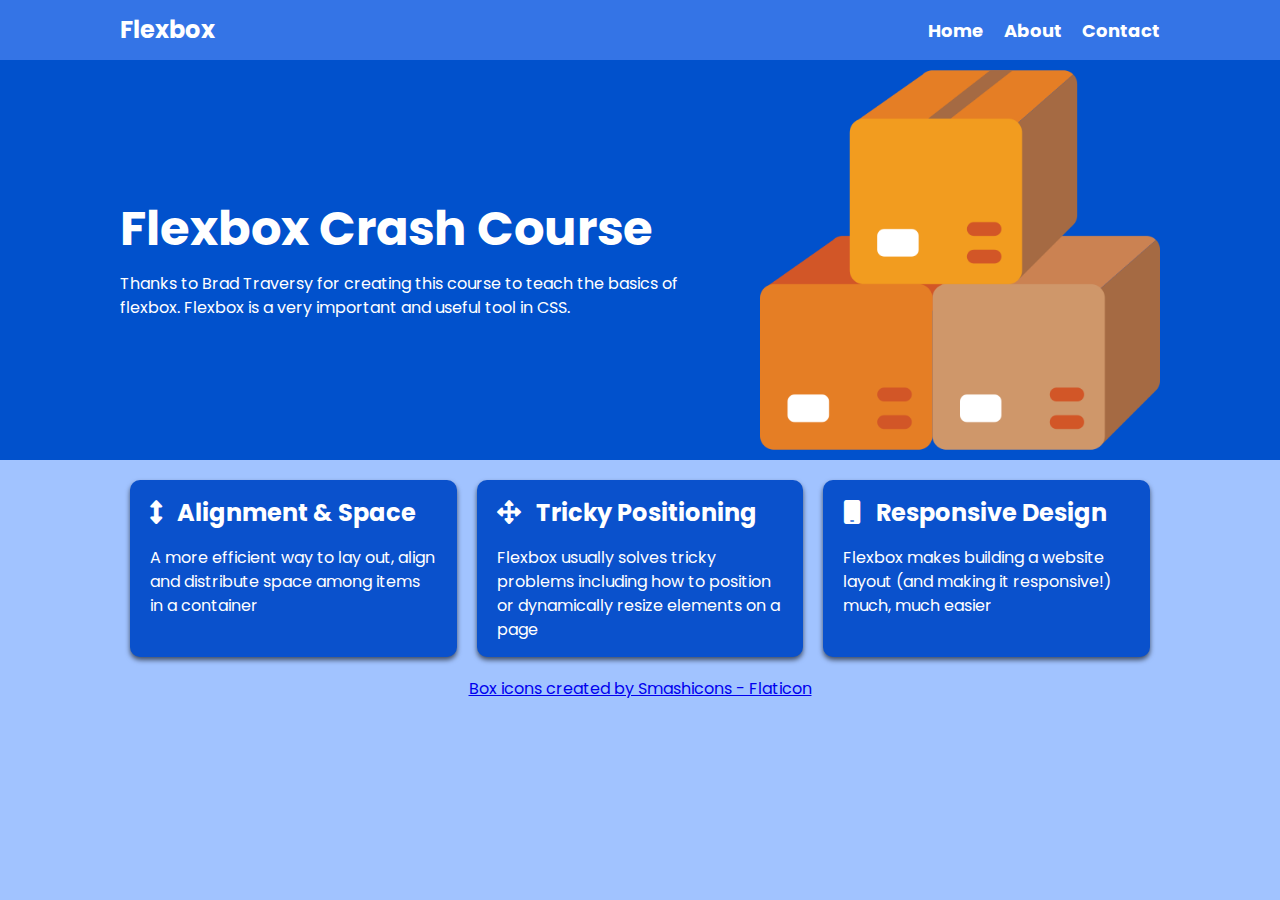
<file: 01-flexbox-crash-course/index.html>
<!DOCTYPE html>
<html lang="en">
<head>
    <meta charset="UTF-8">
    <meta http-equiv="X-UA-Compatible" content="IE=edge">
    <meta name="viewport" content="width=device-width, initial-scale=1.0">
    <link rel="stylesheet" href="https://cdnjs.cloudflare.com/ajax/libs/font-awesome/6.0.0/css/all.min.css" integrity="sha512-9usAa10IRO0HhonpyAIVpjrylPvoDwiPUiKdWk5t3PyolY1cOd4DSE0Ga+ri4AuTroPR5aQvXU9xC6qOPnzFeg==" crossorigin="anonymous" referrerpolicy="no-referrer" />
    <link rel="stylesheet" href="styles.css">
    <title>Flexbox Crash Course</title>
</head>
<body>
    <nav class="navbar">
        <div class="container">
            <div class="logo">Flexbox</div>
            <ul class="nav">
                <li>
                   <a href="#">Home</a>
                </li>
                <li>
                    <a href="#">About</a>
                </li>
                <li>
                    <a href="#">Contact</a>
                </li>
            </ul>
        </div>
    </nav>

    <header class="header">
        <div class="container">
            <div>
                <h1>Flexbox Crash Course</h1>
                <p>
                    Thanks to Brad Traversy for creating this course to teach the basics of flexbox. Flexbox is a very important and useful tool in CSS.
                </p>
            </div>
            <img src="boxes.png" alt="stack of boxes">
        </div>
    </header>

    <section class="boxes">
        <div class="container">
            <div class="box">
                <h2><i class="fas fa-arrows-alt-v"></i> Alignment & Space</h2>
                <p>
                    A more efficient way to lay out, align and distribute space among items in a container
                </p>
            </div>
            <div class="box">
                <h2><i class="fas fa-arrows-alt"></i> Tricky Positioning</h2>
                <p>
                    Flexbox usually solves tricky problems including how to position or dynamically resize elements on a page
                </p>
            </div>
            <div class="box">
                <h2><i class="fas fa-mobile"></i> Responsive Design</h2>
                <p>
                    Flexbox makes building a website layout (and making it responsive!) much, much easier
                </p>
            </div>
        </div>
    </section>
    <footer>
        <a href="https://www.flaticon.com/free-icons/box" title="box icons">Box icons created by Smashicons - Flaticon</a>
    </footer>
</body>
</html>
</file>
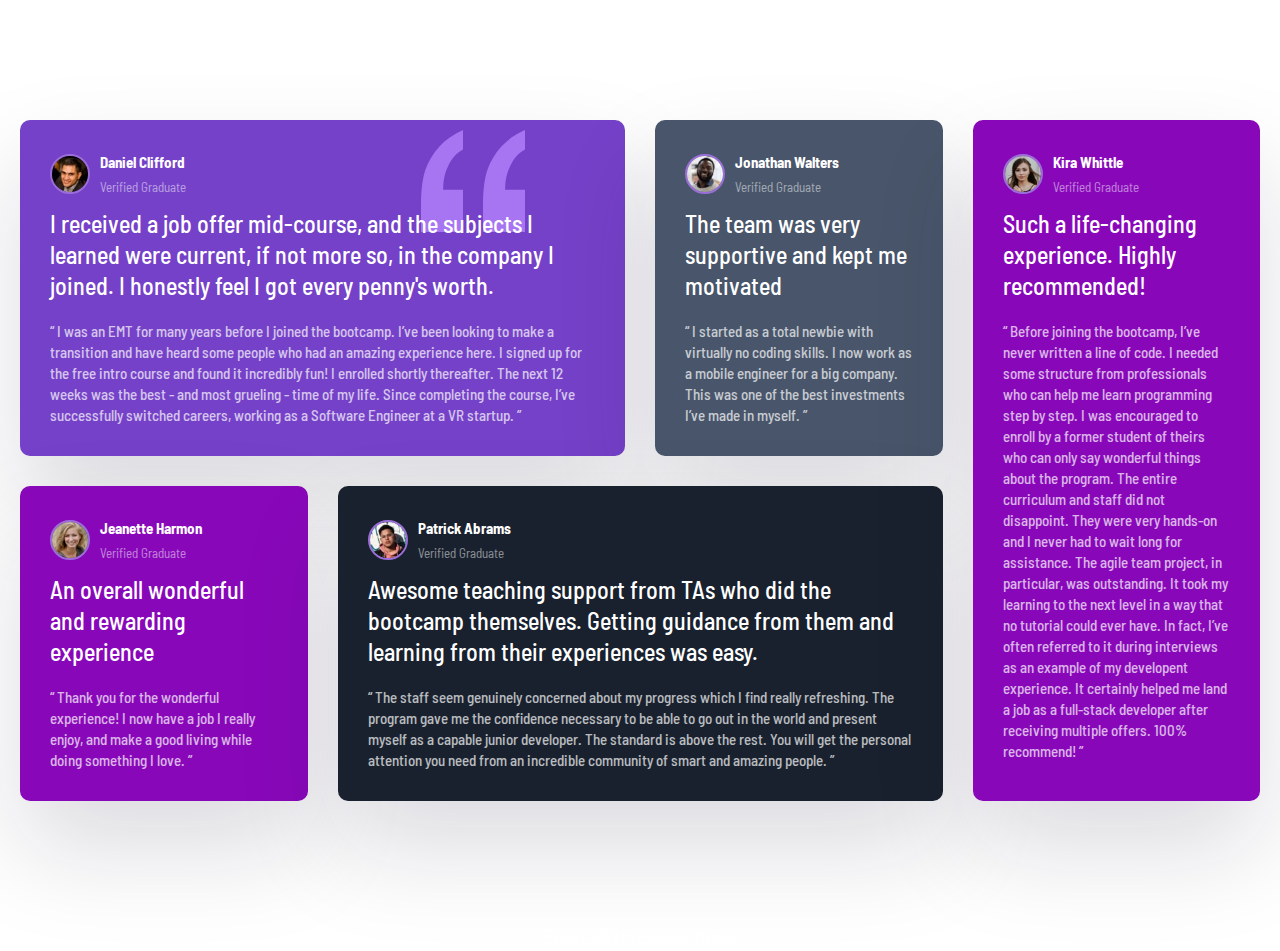
<file: 02-grid-crash-course/index.html>
<!DOCTYPE html>
<html lang="en">
<head>
    <meta charset="UTF-8">
    <meta http-equiv="X-UA-Compatible" content="IE=edge">
    <meta name="viewport" content="width=device-width, initial-scale=1.0">
    <link rel="stylesheet" href="styles.css">
    <title>Testimonials</title>
</head>
<body>
    <div class="testimonials">
        <div class="card card--bg-purple">
            <header class="card__header">
                <img src="images/image-daniel.jpg" class="card__img" alt="a picture of Daniel Clifford">
                <div>
                    <h3>Daniel Clifford</h3>
                    <p>Verified Graduate</p>
                </div>
            </header>
            <p class="card__lead">
                I received a job offer mid-course, and the subjects I learned were current,
                if not more so, in the company I joined. I honestly feel I got every penny's worth.
            </p>
            <p class="card__quote">
                “ I was an EMT for many years before I joined the bootcamp. I’ve been looking to make a 
                transition and have heard some people who had an amazing experience here. I signed up 
                for the free intro course and found it incredibly fun! I enrolled shortly thereafter. 
                The next 12 weeks was the best - and most grueling - time of my life. Since completing 
                the course, I’ve successfully switched careers, working as a Software Engineer at a VR startup. ”
            </p>
        </div>
        <div class="card card--bg-gray-blue">
            <header class="card__header">
                <img src="images/image-jonathan.jpg" class="card__img" alt="a picture of Jonathan Walters">
                <div>
                    <h3>Jonathan Walters</h3>
                    <p>Verified Graduate</p>
                </div>
            </header>
            <p class="card__lead">
                The team was very supportive and kept me motivated
            </p>
            <p class="card__quote">
                “ I started as a total newbie with virtually no coding skills. I now work as a mobile engineer for a big company. This was one of the best investments I’ve made in myself. ”
            </p>
        </div>
        <div class="card">
            <header class="card__header">
                <img src="images/image-jeanette.jpg" class="card__img" alt="a picture of Jeanette Harmon">
                <div>
                    <h3>Jeanette Harmon</h3>
                    <p>Verified Graduate</p>
                </div>
            </header>
            <p class="card__lead">
                An overall wonderful and rewarding experience
            </p>
            <p class="card__quote">
                “ Thank you for the wonderful experience! I now have a job I really enjoy, and make a good living while doing something I love. ”
            </p>
        </div>
        <div class="card card--bg-black-blue">
            <header class="card__header">
                <img src="images/image-patrick.jpg" class="card__img" alt="a picture of Patrick Abrams">
                <div>
                    <h3>Patrick Abrams</h3>
                    <p>Verified Graduate</p>
                </div>
            </header>
            <p class="card__lead">
                Awesome teaching support from TAs who did the bootcamp themselves. Getting guidance from them and learning from their experiences was easy.
            </p>
            <p class="card__quote">
                “ The staff seem genuinely concerned about my progress which I find really refreshing. The program 
                gave me the confidence necessary to be able to go out in the world and present myself as a capable 
                junior developer. The standard is above the rest. You will get the personal attention you need from 
                an incredible community of smart and amazing people. ”
            </p>
        </div>
        <div class="card">
            <header class="card__header">
                <img src="images/image-kira.jpg" class="card__img" alt="a picture of Kira Whittle">
                <div>
                    <h3>Kira Whittle</h3>
                    <p>Verified Graduate</p>
                </div>
            </header>
            <p class="card__lead">
                Such a life-changing experience. Highly recommended!
            </p>
            <p class="card__quote">
                “ Before joining the bootcamp, I’ve never written a line of code. I needed some structure from professionals who can help me learn programming step by step. I was encouraged to enroll by a former student of theirs who can only say wonderful things about the program. The entire curriculum and staff did not disappoint. They were very hands-on and I never had to wait long for assistance. The agile team project, in particular, was outstanding. It took my learning to the next level in a way that no tutorial could ever have. In fact, I’ve often referred to it during interviews as an example of my developent experience. It certainly helped me land a job as a full-stack developer after receiving multiple offers. 
                100% recommend! ”
            </p>
        </div>
    </div>

    <footer>
        <h3>Project from <a href="https://www.frontendmentor.io/challenges/testimonials-grid-section-Nnw6J7Un7">Frontend Mentor</a></h3>
    </footer>
    <script src="script.js"></script>
</body>
</html>
</file>
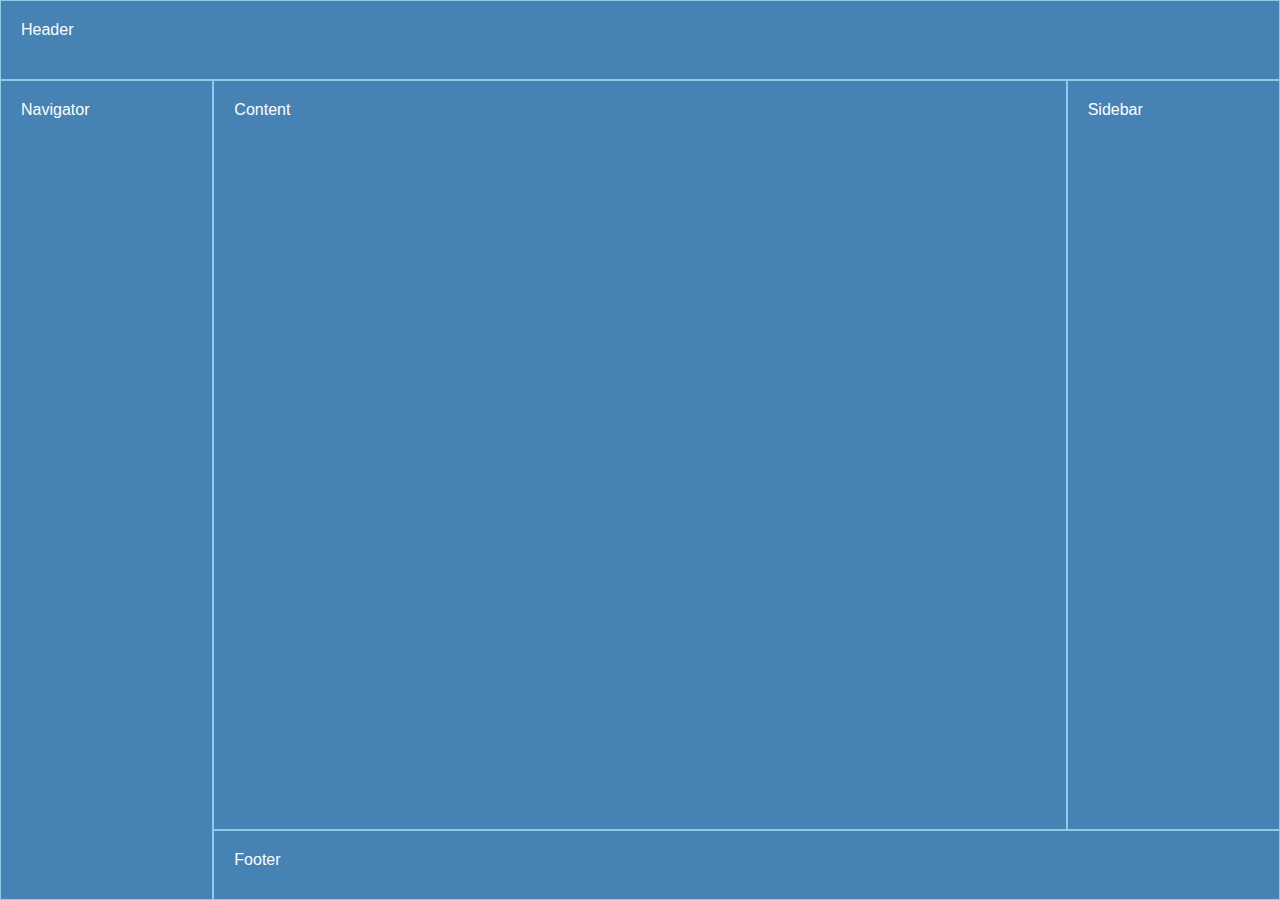
<file: 02-grid-crash-course/grid.html>
<!DOCTYPE html>
<html lang="en">
<head>
    <meta charset="UTF-8">
    <meta http-equiv="X-UA-Compatible" content="IE=edge">
    <meta name="viewport" content="width=device-width, initial-scale=1.0">
    <link rel="stylesheet" href="grid.css">
    <title></title>
</head>
<body>
    <header>Header</header>
    <main>Content</main>
    <nav>Navigator</nav>
    <aside>Sidebar</aside>
    <footer>Footer</footer>
</body>
</html>
</file>
<file: 01-flexbox-crash-course/styles.css>
@import url('https://fonts.googleapis.com/css2?family=Poppins:wght@400;700&display=swap');

* {
    box-sizing: border-box;
    margin: 0;
    padding: 0;
}

body {
    font-family: 'Poppins', sans-serif;
    font-size: 16px;
    line-height: 1.5;
    color: #333;
    background: #a1c3ff;
}

footer {
    margin-bottom: 20px;
    text-align: center;
}

img {
    max-width: 100%;
}

h1, h2 {
    margin-bottom: 15px;
}

ul {
    list-style-type: none;
}

.container {
    max-width: 1100px;
    margin: 0 auto;
    padding: 0 30px;
}

.navbar {
    background: #3474e6;
    color: #fff;
    height: 60px;
}

.navbar .logo {
    font-size: x-large;
    font-weight: bold;
}

.navbar a {
    color: #fff;
    text-decoration: none;
    font-size: 18px;
    font-weight: bold;
}

.navbar a:hover {
    color: lightblue;
}

.navbar .container {
    display: flex;
    justify-content: space-between;
    align-items: center;
    height: 100%;
}

.navbar ul {
    display: flex;
}

.navbar ul li {
    margin-left: 20px;
}

.header {
    background-color: #0151cc;
    color: #fff;
    min-height: 400px;
}

.header h1 {
    font-size: 3rem;
    font-weight: bold;
    line-height: 1.2;
}

.header img {
    max-width: 400px;
}

.header .container {
    display: flex;
    align-items: center;
    justify-content: space-between;
}

.header .container p {
    padding-right: 50px;
}

.boxes .container {
    display: flex;
    justify-content: space-between;
}

.box {
    flex: 1;
    background: #0a51cc;
    color: #fff;
    border-radius: 10px;
    margin: 20px 10px;
    box-shadow: 0 3px 5px rgba(0,0,0,0.6);
    padding: 15px 20px;
    cursor: pointer;
}

.box:hover {
    transform: scale(1.1);
}

.box i {
    margin-right: 10px;
}

@media(max-width: 768px) {
    .header .container {
        flex-direction: column;
        padding-top: 20px;
        text-align: center;
    }

    .boxes .container {
        display: block;
        text-align: center;
    }
}
</file>
<file: 02-grid-crash-course/styles.css>
@import url('https://fonts.googleapis.com/css2?family=Barlow+Semi+Condensed:wght@200;300;400;700&display=swap');

* {
    box-sizing: border-box;
    padding: 0;
    margin: 0;
}

body {
    /* background: #edf2f8; */
    background: url('https://images.unsplash.com/photo-1636990649778-fd699d27c875?ixlib=rb-1.2.1&ixid=MnwxMjA3fDB8MHxwaG90by1wYWdlfHx8fGVufDB8fHx8&auto=format&fit=crop&w=1528&q=80');
    font-family: 'Barlow Semi Condensed', sans-serif;
    font-size: 13px;
    line-height: 1.7;
}

.testimonials {
    max-width: 1440px;
    margin: 100px auto;
    padding: 20px;
    display: grid;
    grid-template-columns: repeat(4, 1fr);
    gap: 30px;
}

.card {
    background: #8808b9;
    color: #fff;
    border-radius: 10px;
    padding: 30px;
    box-shadow: rgba(17, 12, 46, 0.15) 0px 48px 100px 0px;
}

.card__header {
    display: flex;
    align-items: center;
    margin-bottom: 10px;
}

.card__header h3 {
    font-size: 15px;
}

.card__header p {
    opacity: 50%;
}

.card__img {
    width: 40px;
    height: 40px;
    border-radius: 50%;
    border: 2px solid #996ed9;
    margin-right: 10px;
}

.card__lead {
    font-size: 1.5rem;
    font-weight: 500;
    line-height: 1.3;
    margin-bottom: 20px;
}

.card__quote {
    font-size: 15px;
    font-weight: 500;
    line-height: 1.4;
    opacity: 70%;
}

.card--bg-purple {
    background: hsl(263, 55%, 52%);
    background-image: url('./images/bg-pattern-quotation.svg');
    background-repeat: no-repeat;
    background-position: top 10px right 100px;
}

.card--bg-gray-blue {
    background: hsl(217, 19%, 35%);
}

.card--bg-black-blue {
    background: hsl(219, 29%, 14%);
}

.card:nth-of-type(1) {
    grid-column: 1 / 3;
}

.card:nth-of-type(4) {
    grid-column: 2 / 4;
    grid-row: 2; 
}

.card:nth-of-type(5) {
    grid-column: 4;
    grid-row: 1 / 3;
}

footer, footer a {
    text-align: center;
    color: #fff;
    text-decoration: none;
    font-size: 15px;
}

@media (max-width: 768px) {
    .testimonials {
        grid-template-columns: 1fr;
        width: 100%;
    }

    .card:nth-of-type(1) {
        grid-column: 1;
    }
    
    .card:nth-of-type(4) {
        grid-column: 1;
        grid-row: 4; 
    }
    
    .card:nth-of-type(5) {
        grid-column: 1;
        grid-row: 5;
    }
}
</file>
<file: 02-grid-crash-course/grid.css>
* {
    box-sizing: border-box;
    padding: 0;
    margin: 0;
}

body {
    font-family: 'Open Sans', sans-serif;
    font-size: 16px;
    height: 100vh;

    display: grid;
    grid-template-areas:
    'header header header'
    'nav content sidebar'
    'nav footer footer';
    grid-template-columns: 1fr 4fr 1fr;
    grid-template-rows: 80px 1fr 70px;
}

header,
footer,
main,
aside,
nav {
    background-color: steelblue;
    color: #fff;
    padding: 20px;
    border: skyblue 1px solid;
}

header {
    grid-area: header;
}

nav {
    grid-area: nav;
}

main {
    grid-area: content;
}

aside {
    grid-area: sidebar;
}

footer {
    grid-area: footer;
}
</file>
